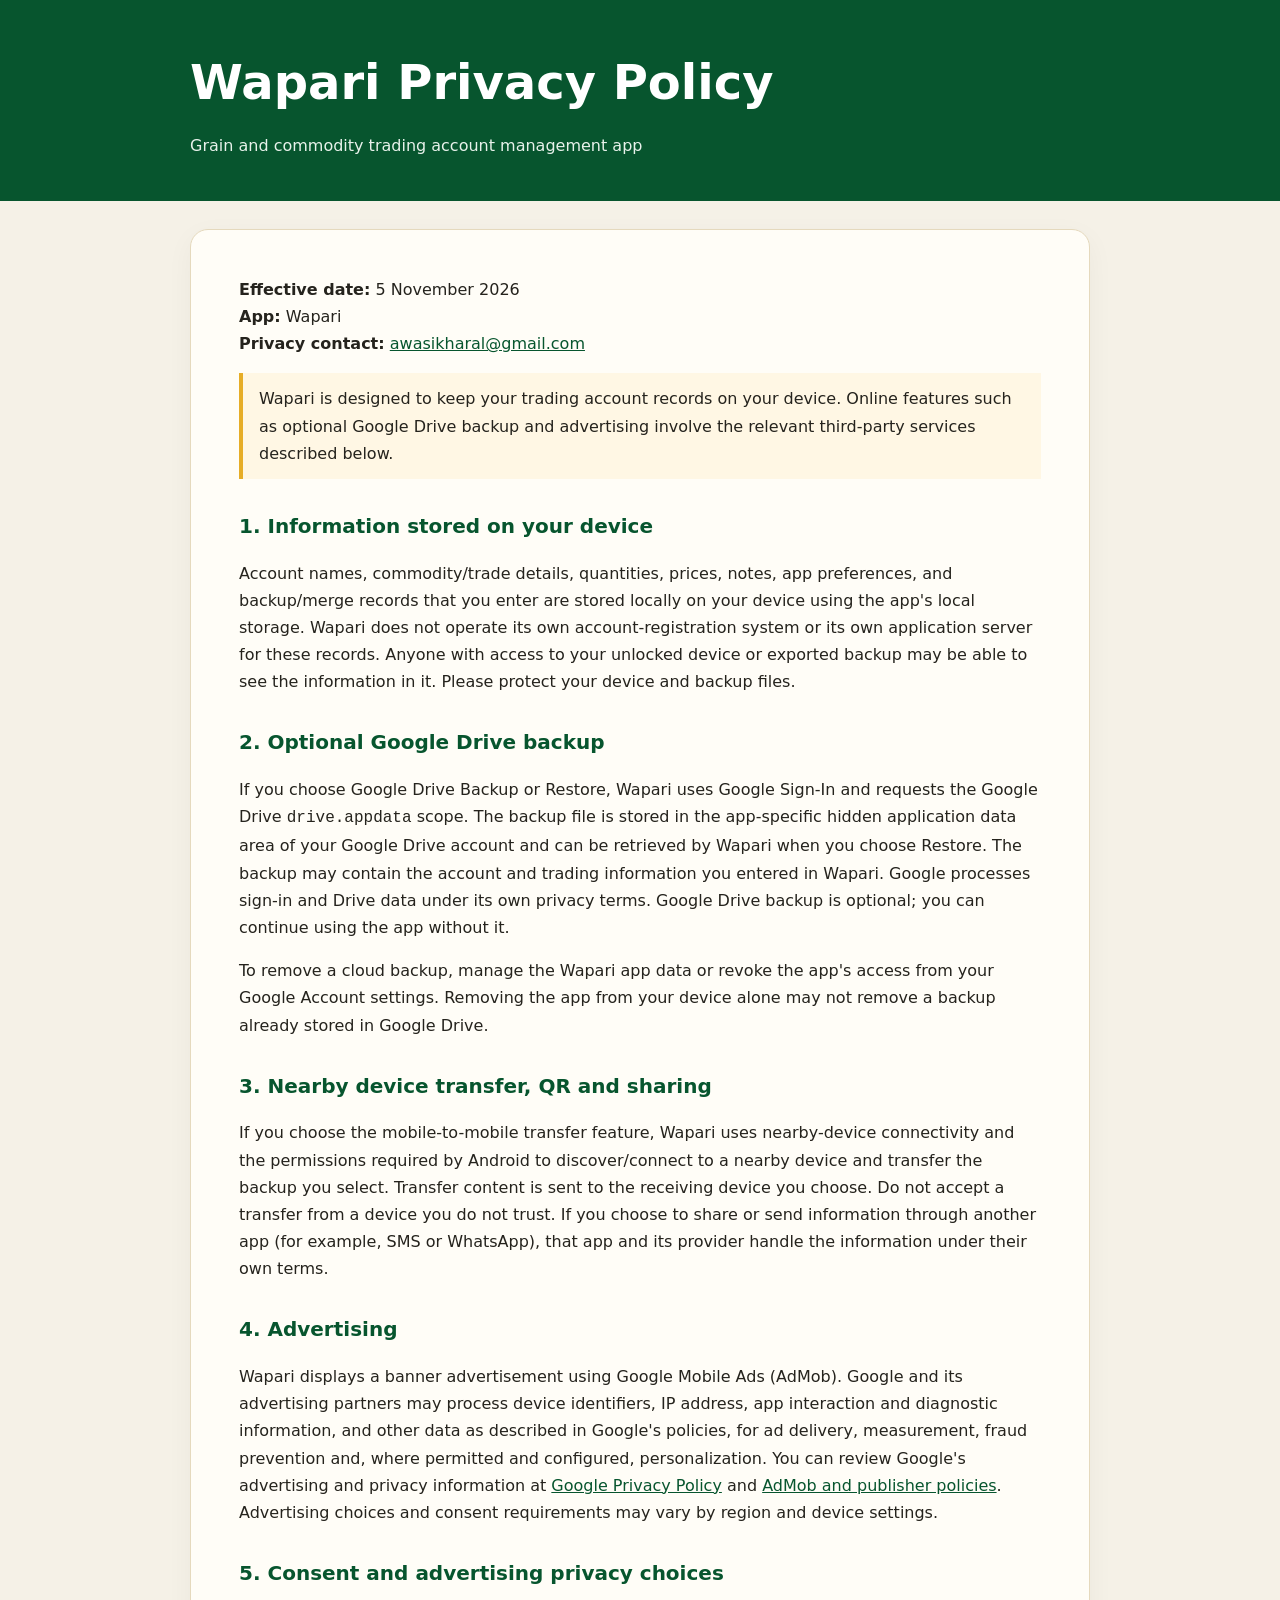
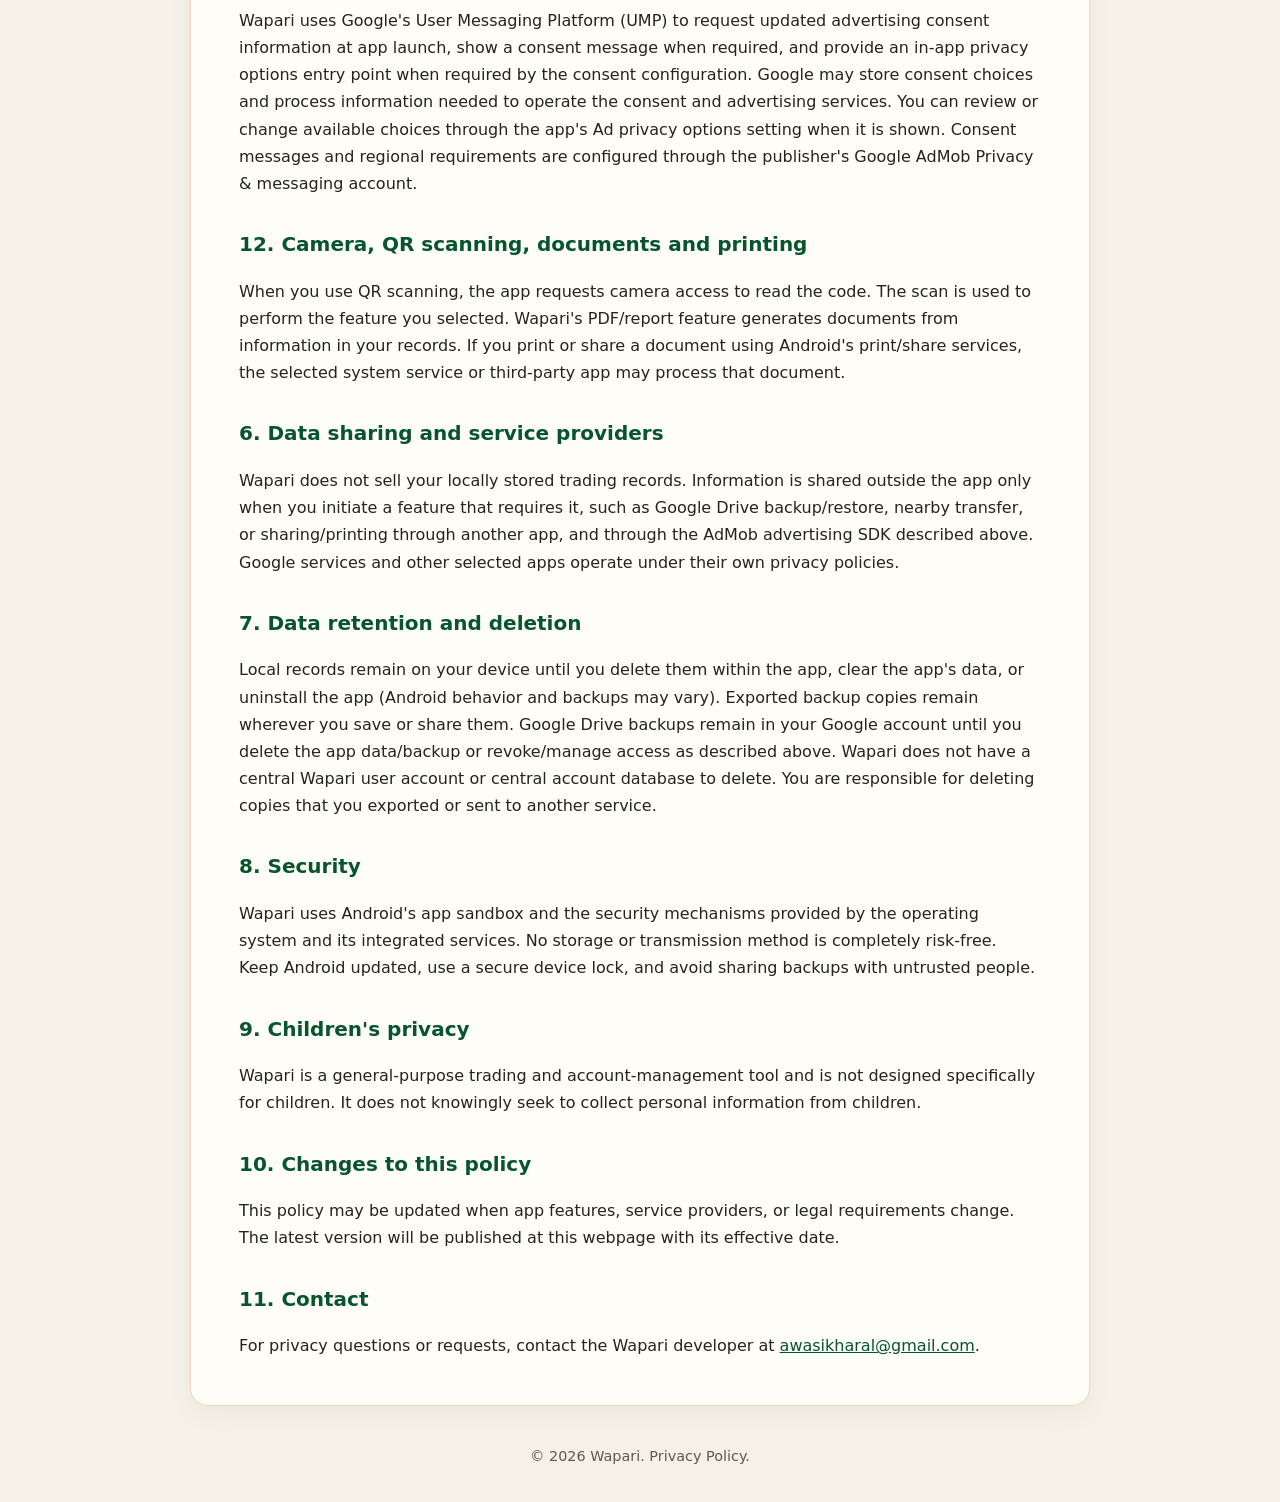
<file: privacy-policy/index.html>
<!doctype html>
<html lang="en">
<head>
<meta charset="utf-8"><meta name="viewport" content="width=device-width,initial-scale=1">
<meta name="description" content="Wapari Privacy Policy explains how the Wapari grain and commodity account management app handles information.">
<title>Wapari — Privacy Policy</title>
<style>
:root{color-scheme:light;--green:#07552e;--ink:#25231d;--paper:#fffdf7;--gold:#e6ad27}
*{box-sizing:border-box}body{margin:0;background:#f5f1e7;color:var(--ink);font:16px/1.7 system-ui,-apple-system,"Segoe UI",sans-serif}
header{background:var(--green);color:white;padding:42px 20px}header .wrap,main{max-width:900px;margin:auto}h1{margin:0 0 8px;font-size:clamp(2rem,5vw,3rem)}header p{margin:0;color:#e8f2eb}
main{background:var(--paper);padding:30px clamp(18px,5vw,48px);margin:28px auto;border:1px solid #e5d9bd;border-radius:18px;box-shadow:0 8px 28px #0000000b}
h2{margin-top:30px;color:var(--green);font-size:1.25rem}a{color:var(--green);overflow-wrap:anywhere}.notice{border-left:4px solid var(--gold);padding:12px 16px;background:#fff7e4}
footer{text-align:center;padding:10px 20px 35px;color:#5b594f;font-size:.9rem}
</style>
</head>
<body>
<header><div class="wrap"><h1>Wapari Privacy Policy</h1><p>Grain and commodity trading account management app</p></div></header>
<main>
<p><strong>Effective date:</strong> 5 November 2026<br><strong>App:</strong> Wapari<br><strong>Privacy contact:</strong> <a href="mailto:awasikharal@gmail.com">awasikharal@gmail.com</a></p>
<div class="notice">Wapari is designed to keep your trading account records on your device. Online features such as optional Google Drive backup and advertising involve the relevant third-party services described below.</div>

<h2>1. Information stored on your device</h2>
<p>Account names, commodity/trade details, quantities, prices, notes, app preferences, and backup/merge records that you enter are stored locally on your device using the app's local storage. Wapari does not operate its own account-registration system or its own application server for these records. Anyone with access to your unlocked device or exported backup may be able to see the information in it. Please protect your device and backup files.</p>

<h2>2. Optional Google Drive backup</h2>
<p>If you choose Google Drive Backup or Restore, Wapari uses Google Sign-In and requests the Google Drive <code>drive.appdata</code> scope. The backup file is stored in the app-specific hidden application data area of your Google Drive account and can be retrieved by Wapari when you choose Restore. The backup may contain the account and trading information you entered in Wapari. Google processes sign-in and Drive data under its own privacy terms. Google Drive backup is optional; you can continue using the app without it.</p>
<p>To remove a cloud backup, manage the Wapari app data or revoke the app's access from your Google Account settings. Removing the app from your device alone may not remove a backup already stored in Google Drive.</p>

<h2>3. Nearby device transfer, QR and sharing</h2>
<p>If you choose the mobile-to-mobile transfer feature, Wapari uses nearby-device connectivity and the permissions required by Android to discover/connect to a nearby device and transfer the backup you select. Transfer content is sent to the receiving device you choose. Do not accept a transfer from a device you do not trust. If you choose to share or send information through another app (for example, SMS or WhatsApp), that app and its provider handle the information under their own terms.</p>

<h2>4. Advertising</h2>
<p>Wapari displays a banner advertisement using Google Mobile Ads (AdMob). Google and its advertising partners may process device identifiers, IP address, app interaction and diagnostic information, and other data as described in Google's policies, for ad delivery, measurement, fraud prevention and, where permitted and configured, personalization. You can review Google's advertising and privacy information at <a href="https://policies.google.com/privacy" rel="noopener">Google Privacy Policy</a> and <a href="https://support.google.com/admob/answer/6128543" rel="noopener">AdMob and publisher policies</a>. Advertising choices and consent requirements may vary by region and device settings.</p>

<h2>5. Consent and advertising privacy choices</h2>
<p>Wapari uses Google's User Messaging Platform (UMP) to request updated advertising consent information at app launch, show a consent message when required, and provide an in-app privacy options entry point when required by the consent configuration. Google may store consent choices and process information needed to operate the consent and advertising services. You can review or change available choices through the app's Ad privacy options setting when it is shown. Consent messages and regional requirements are configured through the publisher's Google AdMob Privacy &amp; messaging account.</p>

<h2>12. Camera, QR scanning, documents and printing</h2>
<p>When you use QR scanning, the app requests camera access to read the code. The scan is used to perform the feature you selected. Wapari's PDF/report feature generates documents from information in your records. If you print or share a document using Android's print/share services, the selected system service or third-party app may process that document.</p>

<h2>6. Data sharing and service providers</h2>
<p>Wapari does not sell your locally stored trading records. Information is shared outside the app only when you initiate a feature that requires it, such as Google Drive backup/restore, nearby transfer, or sharing/printing through another app, and through the AdMob advertising SDK described above. Google services and other selected apps operate under their own privacy policies.</p>

<h2>7. Data retention and deletion</h2>
<p>Local records remain on your device until you delete them within the app, clear the app's data, or uninstall the app (Android behavior and backups may vary). Exported backup copies remain wherever you save or share them. Google Drive backups remain in your Google account until you delete the app data/backup or revoke/manage access as described above. Wapari does not have a central Wapari user account or central account database to delete. You are responsible for deleting copies that you exported or sent to another service.</p>

<h2>8. Security</h2>
<p>Wapari uses Android's app sandbox and the security mechanisms provided by the operating system and its integrated services. No storage or transmission method is completely risk-free. Keep Android updated, use a secure device lock, and avoid sharing backups with untrusted people.</p>

<h2>9. Children's privacy</h2>
<p>Wapari is a general-purpose trading and account-management tool and is not designed specifically for children. It does not knowingly seek to collect personal information from children.</p>

<h2>10. Changes to this policy</h2>
<p>This policy may be updated when app features, service providers, or legal requirements change. The latest version will be published at this webpage with its effective date.</p>

<h2>11. Contact</h2>
<p>For privacy questions or requests, contact the Wapari developer at <a href="mailto:awasikharal@gmail.com">awasikharal@gmail.com</a>.</p>
</main>
<footer>© 2026 Wapari. Privacy Policy.</footer>
</body></html>
</file>
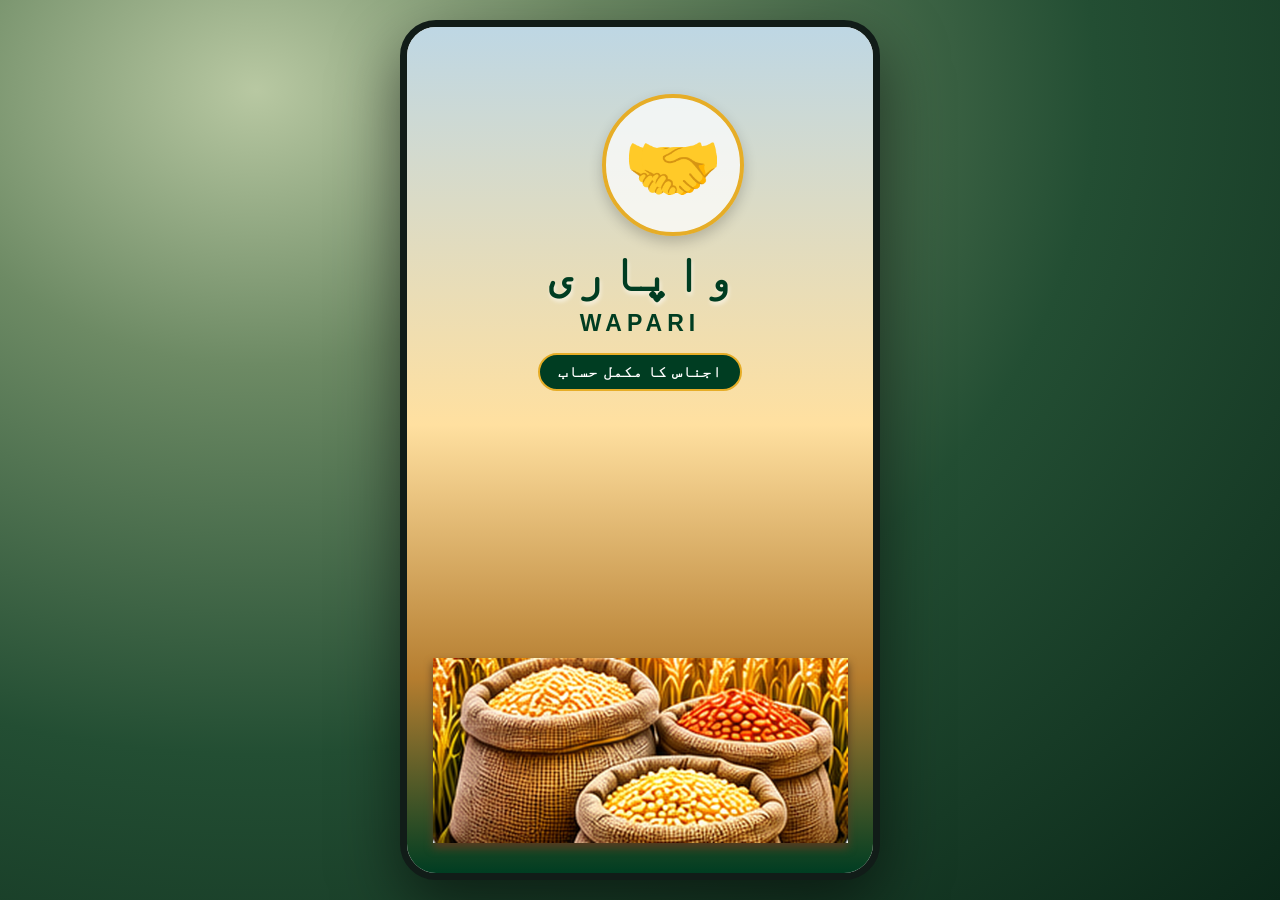
<file: web_preview/index.html>
<!doctype html>
<html lang="ur" dir="rtl">
<head>
  <meta charset="utf-8"><meta name="viewport" content="width=device-width, initial-scale=1, viewport-fit=cover">
  <meta name="theme-color" content="#003d22"><title>واپاری | Wapari</title>
  <link rel="stylesheet" href="style.css">
</head>
<body>
  <div class="stage"><main id="app" class="phone-app" aria-live="polite"></main></div>
  <script src="app.js"></script>
</body>
</html>
</file>
<file: web_preview/style.css>
:root{--green:#07552e;--deep:#003d22;--gold:#e6ad27;--cream:#fff7e8;--paper:#fffcf5;--ink:#25231d;--line:#d8c49a;--shadow:0 6px 14px #0003;--font:"Noto Nastaliq Urdu","Noto Naskh Arabic","Segoe UI",Tahoma,Arial,sans-serif}
*{box-sizing:border-box}body{margin:0;min-height:100vh;background:radial-gradient(ellipse at 20% 10%,#b8c8a2 0,#6d8a64 24%,#234e33 58%,#0b2819 100%);font-family:var(--font);color:var(--ink)}button,input,select{font:inherit}.stage{min-height:100vh;display:flex;justify-content:center;align-items:center;padding:20px}.phone-app{position:relative;width:min(100%,480px);min-height:min(940px,calc(100vh - 40px));max-height:calc(100vh - 40px);overflow:hidden;border:7px solid #111c18;border-radius:36px;background:var(--cream);box-shadow:0 25px 65px #0008,inset 0 0 0 2px #d5dce0;display:flex;flex-direction:column}.topbar{height:60px;flex:none;background:linear-gradient(140deg,#09683a,var(--deep));color:white;display:flex;align-items:center;justify-content:space-between;padding:0 17px;box-shadow:0 4px 10px #0004;z-index:2}.topbar h1{margin:0;font-size:21px;text-shadow:0 2px 3px #0006}.topbar button{border:0;background:transparent;color:white;font-size:24px;cursor:pointer}.content{flex:1;overflow:auto;padding:14px 13px 20px;background:linear-gradient(180deg,#fffaf0,#f5ebd7)}.bottom-nav{display:flex;justify-content:space-around;align-items:center;flex:none;background:#fffdf8;border-top:1px solid #d9c9a9;box-shadow:0 -5px 13px #0002;padding:7px 3px max(7px,env(safe-area-inset-bottom))}.bottom-nav button{border:0;background:transparent;color:#6a665c;display:flex;flex-direction:column;align-items:center;gap:2px;font-size:11px;min-width:65px;cursor:pointer}.bottom-nav button .ico{font-size:22px}.bottom-nav button.active{color:var(--green);font-weight:900}.hero{height:155px;border-radius:22px;border:2px solid var(--gold);box-shadow:var(--shadow);background:linear-gradient(90deg,#003d2240,#003d2208),url('assets/hero_farm.png') center/cover;position:relative;overflow:hidden;margin-bottom:16px}.hero:before,.hero:after{display:none}.hero .hero-label{position:absolute;top:16px;left:13px;max-width:78%;padding:10px 15px;background:#003d22eF;color:white;border-radius:14px;border:1px solid var(--gold);font-weight:900;font-size:17px;box-shadow:var(--shadow)}.action{width:100%;min-height:105px;border:2px solid var(--gold);border-radius:22px;color:white;display:flex;align-items:center;gap:17px;text-align:start;padding:16px 19px;margin:0 0 13px;background:linear-gradient(135deg,#0a7840,#00351d);box-shadow:0 7px 0 #03381f,0 10px 16px #0003;cursor:pointer}.action.gold{background:linear-gradient(135deg,#e4b23a,#85540a);box-shadow:0 7px 0 #774b08,0 10px 16px #0003}.action .ico{font-size:44px;filter:drop-shadow(0 3px 2px #0004)}.action strong{display:block;font-size:20px}.action small{display:block;font-family:Arial,sans-serif;font-size:14px;margin-top:2px}.stat-grid{display:grid;grid-template-columns:repeat(3,1fr);gap:8px;margin:13px 0}.stat{border:1px solid #d1ab53;border-radius:15px;background:linear-gradient(145deg,#fff4d3,#e7c77e);padding:10px 5px;text-align:center;box-shadow:0 4px 9px #0002}.stat .ico{font-size:23px}.stat b{display:block;color:var(--deep);font-size:14px}.stat small{font-size:10px}.section{background:var(--paper);border:1px solid var(--line);border-radius:17px;padding:12px;margin-bottom:12px;box-shadow:0 4px 9px #00000012}.section-title{background:linear-gradient(110deg,#08723b,var(--deep));color:white;border-radius:10px;text-align:center;font-weight:900;padding:8px 10px;margin:-1px -1px 11px}.field{margin-bottom:10px}.field label{display:block;font-weight:800;font-size:13px;margin:0 0 5px;color:#514632}.field input,.field select{width:100%;border:1px solid #cdbb95;border-radius:13px;background:#fff;padding:12px 12px;outline:none;color:var(--ink);box-shadow:inset 0 1px 3px #0000000b}.field input:focus,.field select:focus{border:2px solid var(--green);padding:11px}.commodity-select{width:100%;border:1px solid var(--line);border-radius:14px;background:white;text-align:start;padding:12px;display:flex;align-items:center;gap:10px;cursor:pointer;font-weight:900}.commodity-select .emoji{font-size:25px}.commodity-select .chev{margin-inline-start:auto;color:var(--green)}.segmented{display:flex;gap:7px;margin-bottom:11px}.segmented button{flex:1;border:1px solid #ccb98c;border-radius:12px;background:#f6edda;padding:10px;font-weight:800;color:#4b422e;cursor:pointer}.segmented button.selected{background:linear-gradient(135deg,#0a7b3f,#003d22);color:white;border:2px solid var(--gold)}.calc{background:linear-gradient(145deg,#fff9e9,#ffedbd);border:1.5px solid var(--gold);border-radius:17px;padding:12px;margin:12px 0;box-shadow:var(--shadow)}.calc-row{display:flex;justify-content:space-between;gap:10px;padding:7px 5px;border-radius:8px;font-size:13px;border-bottom:1px solid #e7dcc4}.calc-row:last-child{border:0}.calc-row b{font-weight:900}.calc-row.highlight{background:#e3efd2;color:var(--deep);font-size:15px;font-weight:900}.calc-row.total{background:linear-gradient(110deg,#fce5a0,#dfb347);font-size:17px;color:#332000;margin-top:5px;border:1px solid #ba8016}.primary{width:100%;border:2px solid var(--gold);border-radius:15px;background:linear-gradient(140deg,#087a40,#003b21);color:white;padding:14px 12px;font-size:17px;font-weight:900;box-shadow:0 5px 0 #003019,0 8px 12px #0003;cursor:pointer}.primary:active,.action:active{transform:translateY(2px);box-shadow:0 3px 0 #003019}.person-card{background:var(--paper);border:1px solid var(--line);border-radius:18px;padding:13px;display:flex;gap:11px;align-items:center;box-shadow:var(--shadow);margin-bottom:12px}.avatar{width:53px;height:53px;border-radius:50%;display:grid;place-items:center;background:linear-gradient(145deg,#ffedae,#bd821a);border:2px solid var(--green);font-size:29px;flex:none}.person-card h2{font-size:20px;margin:0 0 3px}.person-card p{margin:2px 0;font-size:12px;line-height:1.5}.account-card{display:flex;gap:10px;align-items:center;padding:12px;background:var(--paper);border:1px solid var(--line);border-radius:16px;margin-bottom:9px;box-shadow:0 4px 9px #0002;cursor:pointer}.account-card .meta{flex:1;min-width:0}.account-card strong{display:block;font-size:17px}.account-card .father{color:var(--green);font-weight:800;font-size:12px}.account-card .address{font-size:11px;color:#6c665b;white-space:nowrap;overflow:hidden;text-overflow:ellipsis}.account-card .summary{font-size:11px;color:#8c5b0a;font-weight:900;margin-top:5px}.checkrow{display:flex;align-items:center;gap:8px;border:1px solid #ddceb0;border-radius:12px;padding:9px;margin:7px 0;background:#fff}.checkrow input{width:19px;height:19px;accent-color:var(--green)}.checkrow .sms{color:#1874bf;font-size:20px}.checkrow .wa{color:#169b55;font-size:20px}.empty{text-align:center;padding:45px 12px;color:#777}.empty .ico{font-size:46px}.report-grid{display:grid;grid-template-columns:1fr 1fr;gap:10px}.report-tile{border:1px solid #d5ae56;border-radius:16px;background:linear-gradient(145deg,#fff4d3,#e6c273);padding:18px 6px;text-align:center;box-shadow:var(--shadow)}.report-tile .ico{font-size:28px}.report-tile b{display:block;font-size:18px;color:var(--deep)}.report-tile small{font-weight:800}.bar{height:8px;border-radius:10px;background:#e6dfcf;overflow:hidden;margin-top:8px}.bar i{display:block;height:100%;background:linear-gradient(90deg,#0b8644,#e3b33e)}.setting{display:flex;align-items:center;justify-content:space-between;gap:10px;background:var(--paper);border:1px solid var(--line);border-radius:14px;padding:15px;margin-bottom:10px;box-shadow:0 4px 8px #0002;cursor:pointer}.setting .left{display:flex;align-items:center;gap:12px;font-weight:800}.setting .ico{font-size:24px;color:var(--green)}.muted{color:#777;font-size:12px}.modal{position:absolute;inset:0;background:#0008;z-index:10;display:flex;align-items:flex-end}.modal-card{width:100%;max-height:82%;overflow:auto;background:var(--cream);border-radius:23px 23px 0 0;padding:17px;box-shadow:0 -9px 24px #0004}.commodity-grid{display:grid;grid-template-columns:repeat(3,1fr);gap:9px;margin-top:13px}.commodity{border:1px solid var(--line);border-radius:14px;background:var(--paper);padding:12px 4px;text-align:center;cursor:pointer;box-shadow:0 3px 7px #0002;font-weight:900}.commodity .emoji{display:block;font-size:30px}.commodity.selected{background:#e3efd2;border:2px solid var(--green)}.splash{flex:1;display:flex;flex-direction:column;justify-content:space-between;align-items:center;text-align:center;padding:45px 15px 30px;background:linear-gradient(#bed7e4 0%,#ffe0a0 47%,#b57d2f 77%,#003d22 100%);overflow:hidden}.splash-logo{margin-top:22px;width:142px;height:142px;border-radius:50%;background:#ffffffb8;border:4px solid var(--gold);display:grid;place-items:center;font-size:68px;box-shadow:var(--shadow);position:relative}.splash-logo .hand{position:absolute;animation:meet 1.45s cubic-bezier(.2,.9,.2,1) both}.splash-logo .left{left:18px;transform:translateX(-55px)}.splash-logo .right{right:18px;transform:translateX(55px);animation-delay:.08s}@keyframes meet{to{transform:translateX(0)}}.splash-title{font-size:53px;line-height:1.1;color:var(--deep);font-weight:1000;text-shadow:1px 3px 4px #fff9;margin:8px}.splash-en{font:bold 23px Arial;letter-spacing:5px;color:var(--deep)}.splash-sacks{width:100%;height:185px;background:url('assets/grain_sacks.png') center/contain no-repeat;animation:sack 2s ease-in-out infinite alternate;filter:drop-shadow(0 5px 4px #573a20)}@keyframes sack{to{transform:translateY(-8px) rotate(2deg)}}.pill{display:inline-block;background:var(--deep);color:white;border:2px solid var(--gold);border-radius:22px;padding:8px 18px;font-weight:900}.language-screen{background:linear-gradient(160deg,var(--deep),#0a7840 54%,#f8edda);min-height:100%;padding:45px 20px;color:white;text-align:center}.lang-option{display:flex;align-items:center;gap:14px;text-align:start;background:var(--paper);color:var(--deep);border:1px solid var(--gold);border-radius:16px;padding:15px;margin:11px 0;box-shadow:var(--shadow);cursor:pointer}.lang-option .flag{font-size:27px}.lang-option b{font-size:20px}.toast{position:absolute;z-index:20;bottom:75px;left:12px;right:12px;background:#143f27;color:white;border-radius:12px;padding:12px;text-align:center;box-shadow:var(--shadow)}.hidden{display:none!important}@media(max-width:520px){.stage{padding:0}.phone-app{width:100%;min-height:100dvh;max-height:100dvh;border:0;border-radius:0;box-shadow:none}.topbar{padding-top:env(safe-area-inset-top);height:calc(58px + env(safe-area-inset-top))}.content{padding-top:12px}.hero{height:140px}}
</file>
